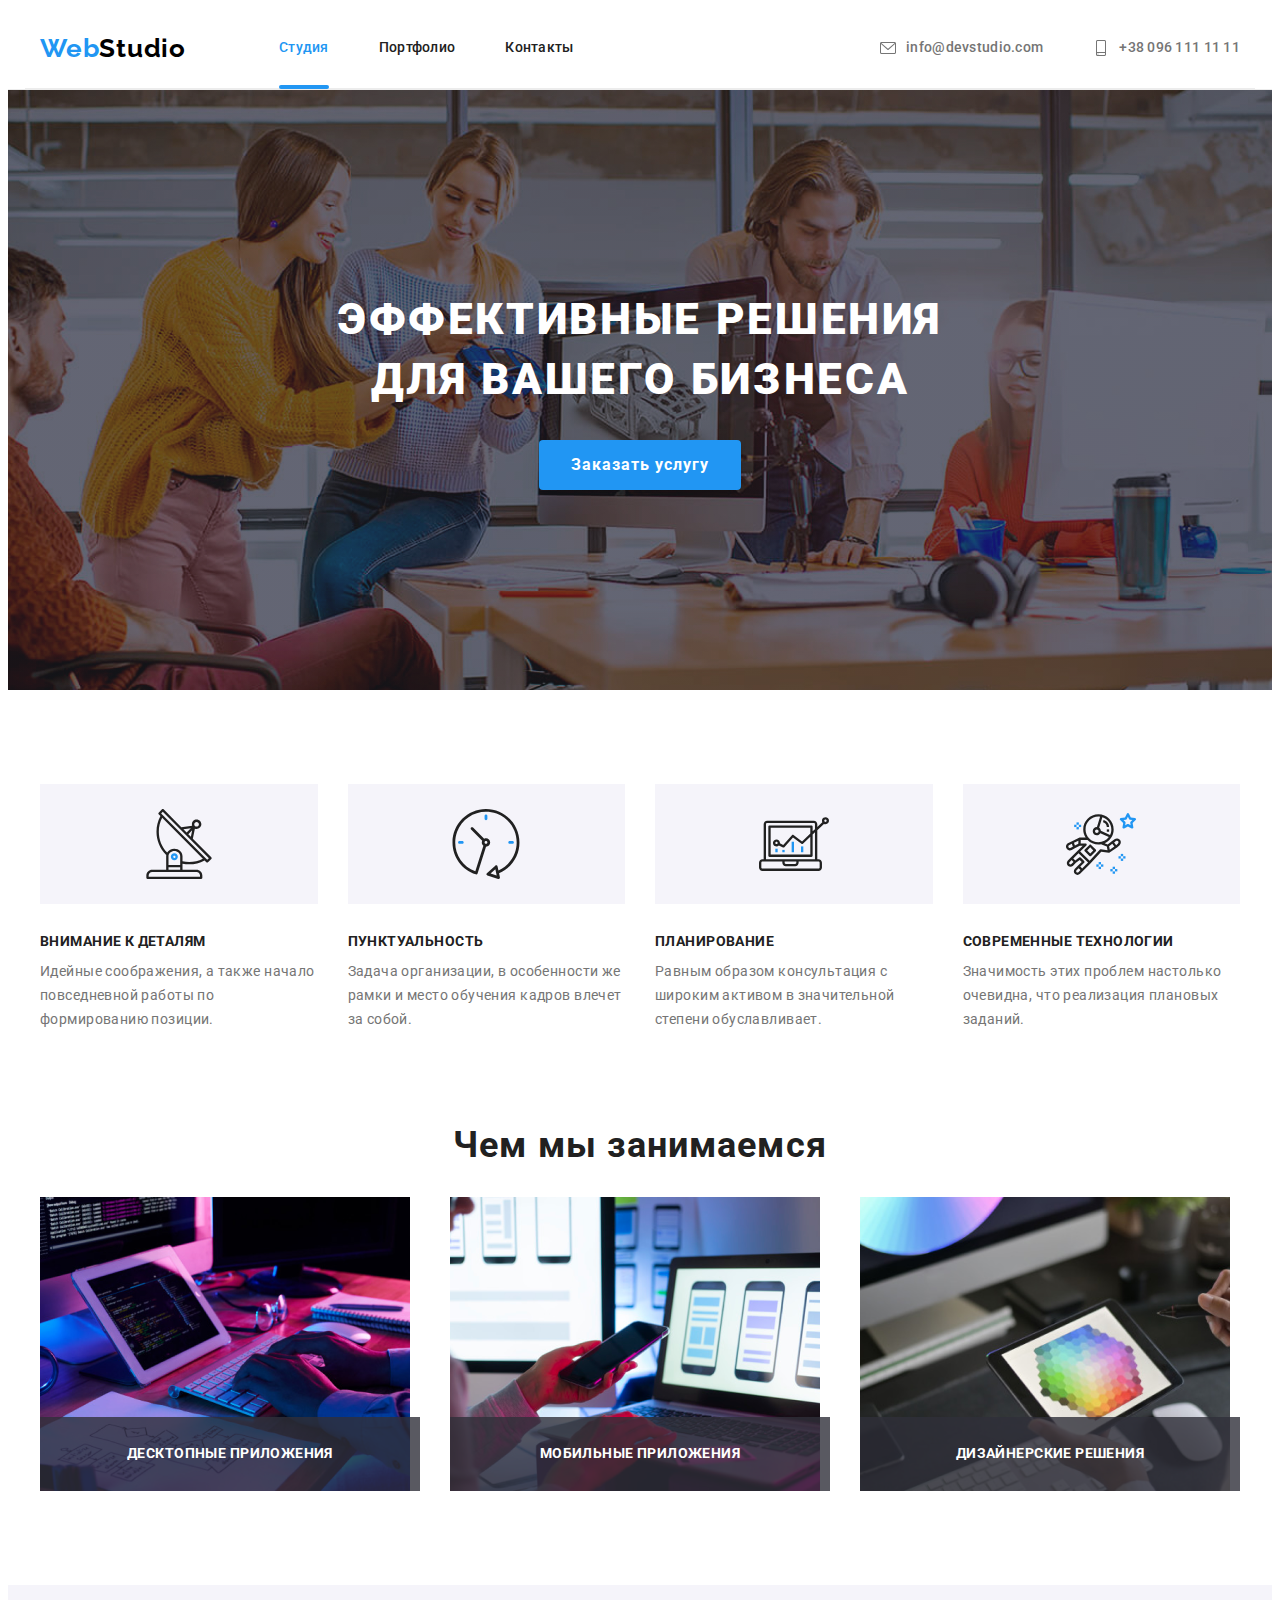
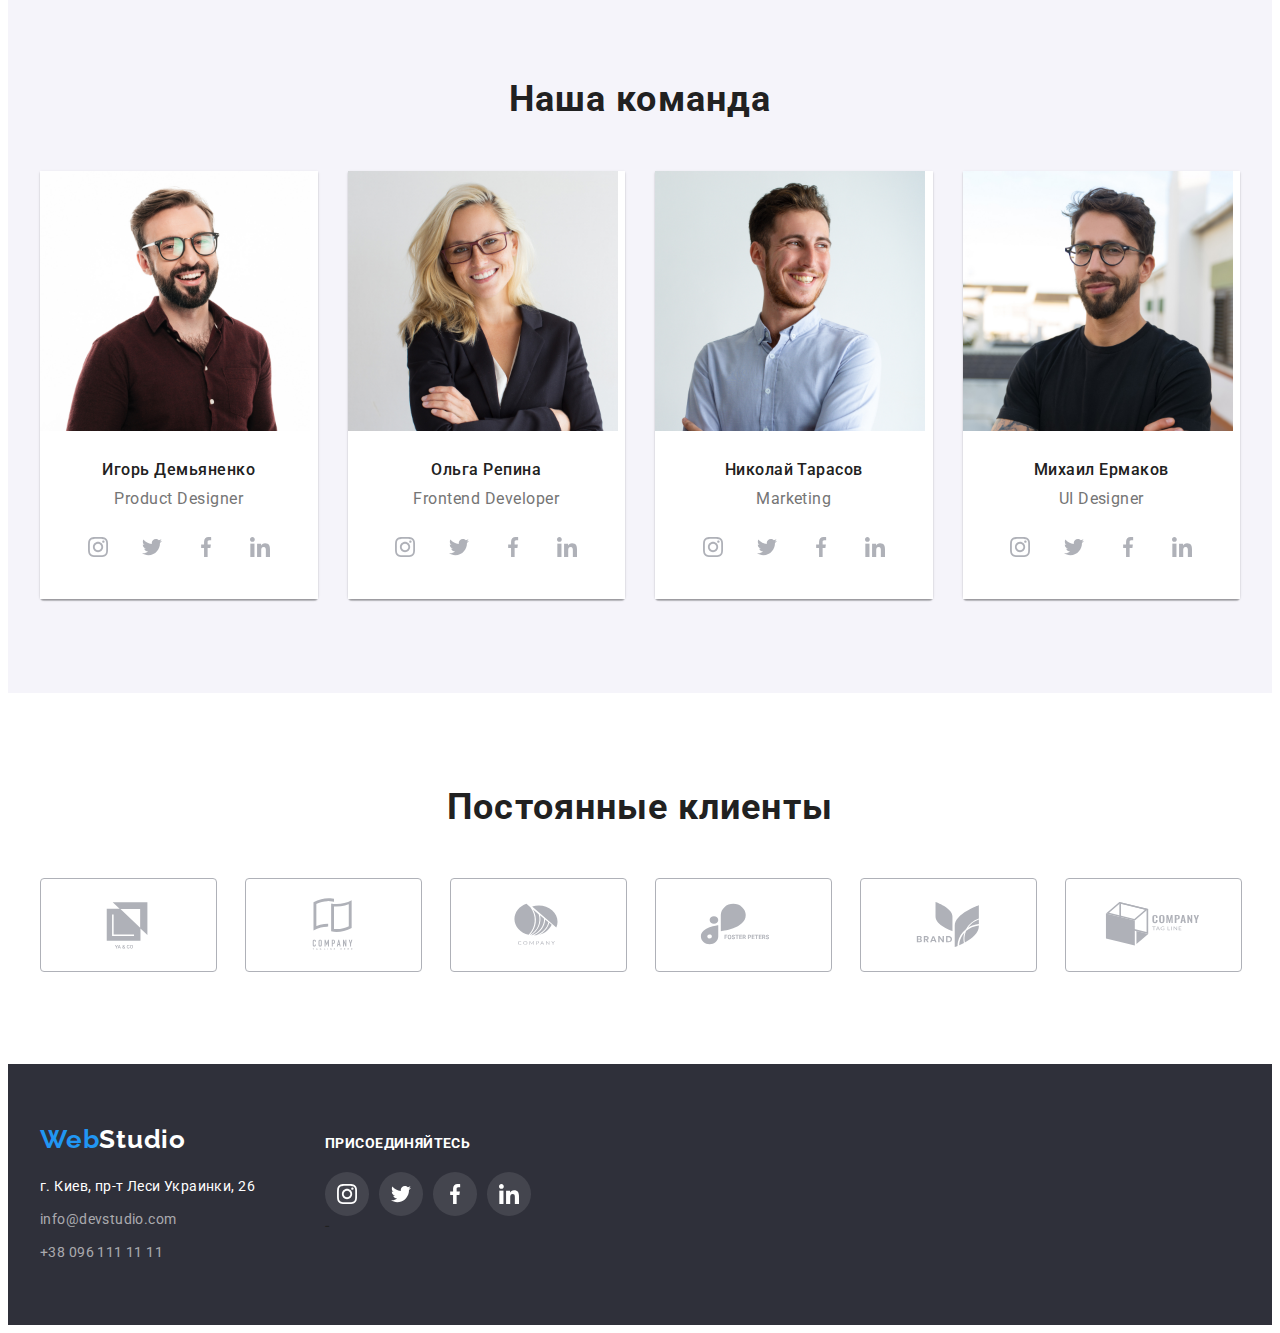
<file: index.html>
<!DOCTYPE html>
<html lang="en">
<head>
    <meta charset="UTF-8">
    <meta http-equiv="X-UA-Compatible" content="IE=edge">
    <meta name="viewport" content="width=device-width, initial-scale=1.0">
    <title>WebStudio</title>
    <!-- fonts start -->
    <link rel="preconnect" href="https://fonts.googleapis.com">
    <link rel="preconnect" href="https://fonts.gstatic.com" crossorigin>
    <link href="https://fonts.googleapis.com/css2?family=Raleway:wght@700&family=Roboto:wght@400;500;700;900&display=swap" rel="stylesheet">
    <!-- fonts end -->
    <!-- normalize start -->
    <link rel="stylesheet" href="https://cdnjs.cloudflare.com/ajax/libs/modern-normalize/1.1.0/modern-normalize.min.css"
        integrity="sha512-wpPYUAdjBVSE4KJnH1VR1HeZfpl1ub8YT/NKx4PuQ5NmX2tKuGu6U/JRp5y+Y8XG2tV+wKQpNHVUX03MfMFn9Q=="
        crossorigin="anonymous" referrerpolicy="no-referrer" />
    <!-- normalize end -->
    <link rel="stylesheet" href="css/style.css">
</head>
<body>
    <!-- Header -->

    <header class="header">
        <div class="container header-container">
            <a href="/" lang="en" class="logo-header link">
                <span>Web</span>Studio
            </a>
                <nav>
                    <ul class="header-nav list">
                        <li class="header-nav-item">
                            <a href="./index.html" class="nav-list-item link current">Студия</a></li>
                        <li class="header-nav-item">
                            <a href="./portfolio.html" class="nav-list-item link">Портфолио</a></li>
                        <li class="header-nav-item">
                            <a href="/" class="nav-list-item link">Контакты</a></li>
                    </ul>
                </nav>
            <ul class="header-contact list">
                <li class="header-contact-item">
                    <a href="mailto:info@devstudio.com" class="contact link">
                        <svg class="header-icon" width="16" height="16">
                        <use href="./images/icons.svg#icon-mail"></use>
                    </svg>info@devstudio.com </a>
                </li>
                <li class="header-contact-item">
                    <a href="tel:+380961111111" class="contact link">
                        <svg class="header-icon" width="16" height="16">
                        <use href="./images/icons.svg#icon-tel"></use>
                    </svg>+38 096 111 11 11</a>
                </li>
            </ul>
        </div>
    </header>

    <!-- Main -->

    <main>

        <section class="solution-section hero">
            <div class="container">
                <h1 class="business-solution">Эффективные решения для вашего бизнеса</h1>
                <button class="btn-clik" type="button" data-modal-open>Заказать услугу</button>
            </div>
        </section>

        <section class="section benefits">
            <div class="container">
                <ul class="benefits-list card-set list">
                    <li class="card-set-item">
                        <div class="benefits-bloc-icon">
                            <svg class="benefits-icon" width="70" height="70">
                                <use href="./images/icons.svg#icon-benefits-antenna"></use>
                            </svg>
                        </div>
                        <h3 class="action">Внимание к деталям</h3>
                        <p class="inform">Идейные соображения, а также начало повседневной работы по формированию позиции.</p>
                    </li>
                    <li class="card-set-item">
                        <div class="benefits-bloc-icon">
                            <svg class="benefits-icon" width="70" height="70">
                                <use href="./images/icons.svg#icon-benefits-clock"></use>
                            </svg>
                        </div>
                        <h3 class="action">Пунктуальность</h3>
                        <p class="inform">Задача организации, в особенности же рамки и место обучения кадров влечет за собой.</p>
                    </li>
                    <li class="card-set-item">
                        <div class="benefits-bloc-icon">
                            <svg class="benefits-icon" width="70" height="70">
                                <use href="./images/icons.svg#icon-benefits-diagram"></use>
                            </svg>
                        </div>
                        <h3 class="action">Планирование</h3>
                        <p class="inform">Равным образом консультация с широким активом в значительной степени обуславливает.</p>
                    </li>
                    <li class="card-set-item">
                        <div class="benefits-bloc-icon">
                            <svg class="benefits-icon" width="70" height="70">
                                <use href="./images/icons.svg#icon-benefits-astronaut"></use>
                            </svg>
                        </div>
                        <h3 class="action">Современные технологии</h3>
                        <p class="inform">Значимость этих проблем настолько очевидна, что реализация плановых заданий.</p>
                    </li>
                </ul>
        </div>
        </section>

        <section class="section features">
            <div class="container">
                <h2 class="our-activity">Чем мы занимаемся</h2>
                <ul class="features-list card-set list">
                    <li class="features-iteam card-set-item">
                        <img src="./images/img.computer.png" alt="Переніс данних на компьютер" width="370" height="294">
                        <p class="card-set-text">Десктопные приложения</p>
                    </li>
                    <li class="features-iteam card-set-item">
                        <img src="./images/img.phone.png" alt="Розробка мобільного сайту" width="370" height="294">
                        <p class="card-set-text">Мобильные приложения</p>
                    </li>
                    <li class="features-iteam card-set-item">
                        <img src="./images/img.color.png" alt="Корекція кольору" width="370" height="294">
                        <p class="card-set-text">Дизайнерские решения</p>
                    </li>
                </ul>
            </div>
        </section>

        <section class="team section">
            <div class="container">
                <h2 class="our-team">Наша команда</h2>
                <ul class="team-list card-set list">
                    <li class="team-item card-set-item">
                        <img src="./images/img-1.jpg" alt="Игорь Демьяненко" width="270" height="260">
                            <div class="team-wrapper">
                                <h3 class="name-colleague">Игорь Демьяненко</h3> 
                                <p class="name-work">Product Designer</p>
                                <ul class="team-soc-list list">
                                    <li class="team-soc-iteam">
                                        <a href="" class="team-soc-link link">
                                            <svg class="team-soc-icon" width="20" height="20">
                                                <use href="./images/icons.svg#icon-instagram"></use>
                                            </svg>
                                        </a>
                                    </li>
                                    <li class="team-soc-iteam">
                                        <a href="" class="team-soc-link link">
                                            <svg class="team-soc-icon" width="20" height="20">
                                                <use href="./images/icons.svg#icon-twitter"></use>
                                            </svg>
                                        </a>
                                    </li>
                                    <li class="team-soc-iteam">
                                        <a href="" class="team-soc-link link">
                                            <svg class="team-soc-icon" width="20" height="20">
                                                <use href="./images/icons.svg#icon-facebook"></use>
                                            </svg>
                                        </a>
                                    </li>
                                    <li class="team-soc-iteam">
                                        <a href="" class="team-soc-link link">
                                            <svg class="team-soc-icon" width="20" height="20">
                                                <use href="./images/icons.svg#icon-linkedin"></use>
                                            </svg>
                                        </a>
                                    </li>
                                </ul>
                            </div>           
                    </li>
                    <li class="team-item card-set-item">
                        <img src="./images/img-2.jpg" alt="Ольга Репинa" width="270" height="260">
                            <div class="team-wrapper">
                                <h3 class="name-colleague">Ольга Репина</h3> 
                                <p class="name-work">Frontend Developer</p>
                                 <ul class="team-soc-list list">
                                    <li class="team-soc-iteam">
                                        <a href="" class="team-soc-link link">
                                            <svg class="team-soc-icon" width="20" height="20">
                                                <use href="./images/icons.svg#icon-instagram"></use>
                                            </svg>
                                        </a>
                                    </li>
                                    <li class="team-soc-iteam">
                                        <a href="" class="team-soc-link link">
                                            <svg class="team-soc-icon" width="20" height="20">
                                                <use href="./images/icons.svg#icon-twitter"></use>
                                            </svg>
                                        </a>
                                    </li>
                                    <li class="team-soc-iteam">
                                        <a href="" class="team-soc-link link">
                                            <svg class="team-soc-icon" width="20" height="20">
                                                <use href="./images/icons.svg#icon-facebook"></use>
                                            </svg>
                                        </a>
                                    </li>
                                    <li class="team-soc-iteam">
                                        <a href="" class="team-soc-link link">
                                            <svg class="team-soc-icon" width="20" height="20">
                                                <use href="./images/icons.svg#icon-linkedin"></use>
                                            </svg>
                                        </a>
                                    </li>
                                </ul>
                            </div> 
                    </li>
                    <li class="team-item card-set-item">
                        <img src="./images/img-3.jpg" alt="Николай Тарасов" width="270" height="260">
                            <div class="team-wrapper">
                                <h3 class="name-colleague">Николай Тарасов</h3> 
                                <p class="name-work">Marketing</p>
                                <ul class="team-soc-list list">
                                    <li class="team-soc-iteam">
                                        <a href="" class="team-soc-link link">
                                            <svg class="team-soc-icon" width="20" height="20">
                                                <use href="./images/icons.svg#icon-instagram"></use>
                                            </svg>
                                        </a>
                                    </li>
                                    <li class="team-soc-iteam">
                                        <a href="" class="team-soc-link link">
                                            <svg class="team-soc-icon" width="20" height="20">
                                                <use href="./images/icons.svg#icon-twitter"></use>
                                            </svg>
                                        </a>
                                    </li>
                                    <li class="team-soc-iteam">
                                        <a href="" class="team-soc-link link">
                                            <svg class="team-soc-icon" width="20" height="20">
                                                <use href="./images/icons.svg#icon-facebook"></use>
                                            </svg>
                                        </a>
                                    </li>
                                    <li class="team-soc-iteam">
                                        <a href="" class="team-soc-link link">
                                            <svg class="team-soc-icon" width="20" height="20">
                                                <use href="./images/icons.svg#icon-linkedin"></use>
                                            </svg>
                                        </a>
                                    </li>
                                </ul>
                            </div> 
                    </li>
                    <li class="team-item card-set-item">
                        <img src="./images/img-4.jpg" alt="Михаил Ермаков" width="270" height="260">
                            <div class="team-wrapper">
                                <h3 class="name-colleague">Михаил Ермаков</h3> 
                                <p class="name-work">UI Designer</p>
                                <ul class="team-soc-list list">
                                    <li class="team-soc-iteam">
                                        <a href="" class="team-soc-link link">
                                            <svg class="team-soc-icon" width="20" height="20">
                                                <use href="./images/icons.svg#icon-instagram"></use>
                                            </svg>
                                        </a>
                                    </li>
                                    <li class="team-soc-iteam">
                                        <a href="" class="team-soc-link link">
                                            <svg class="team-soc-icon" width="20" height="20">
                                                <use href="./images/icons.svg#icon-twitter"></use>
                                            </svg>
                                        </a>
                                    </li>
                                    <li class="team-soc-iteam">
                                        <a href="" class="team-soc-link link">
                                            <svg class="team-soc-icon" width="20" height="20">
                                                <use href="./images/icons.svg#icon-facebook"></use>
                                            </svg>
                                        </a>
                                    </li>
                                    <li class="team-soc-iteam">
                                        <a href="" class="team-soc-link link">
                                            <svg class="team-soc-icon" width="20" height="20">
                                                <use href="./images/icons.svg#icon-linkedin"></use>
                                            </svg>
                                        </a>
                                    </li>
                                </ul>
                            </div> 
                    </li>
                </ul>
            </div>
        </section>
        <!-- Клиенти -->
        <section class="regular-clients section">
            <div class="container">
                <h2 class="regular-clients-title main-title">Постоянные клиенты</h2>
                <ul class="regular-clients-list card-set list">
                    <li class="regular-client-iteam card-set-iteam">
                        <a href="" class="regular-client-link">
                            <svg class="regular-client-icon" width="106" height="60">
                                <use href="./images/icons.svg#icon-client-1"></use>
                            </svg>
                        </a>
                    </li>
                    <li class="regular-client-iteam card-set-iteam">
                        <a href="" class="regular-client-link">
                            <svg class="regular-client-icon" width="106" height="60">
                                <use href="./images/icons.svg#icon-client-2"></use>
                            </svg>
                        </a>
                    </li>
                    <li class="regular-client-iteam card-set-iteam">
                        <a href="" class="regular-client-link">
                            <svg class="regular-client-icon" width="106" height="60">
                                <use href="./images/icons.svg#icon-client-3"></use>
                            </svg>
                        </a>
                    </li>
                    <li class="regular-client-iteam card-set-iteam">
                        <a href="" class="regular-client-link">
                            <svg class="regular-client-icon" width="106" height="60">
                                <use href="./images/icons.svg#icon-client-4"></use>
                            </svg>
                        </a>
                    </li>
                    <li class="regular-client-iteam card-set-iteam">
                        <a href="" class="regular-client-link">
                            <svg class="regular-client-icon" width="106" height="60">
                                <use href="./images/icons.svg#icon-client-5"></use>
                            </svg>
                        </a>
                    </li>
                    <li class="regular-client-iteam card-set-iteam">
                        <a href="" class="regular-client-link">
                            <svg class="regular-client-icon" width="106" height="60">
                                <use href="./images/icons.svg#icon-client-6"></use>
                            </svg>
                        </a>
                    </li>
                </ul>
            </div>
        </section>
    </main>

    <!-- Footer -->

    <footer class="page-footer footer">
        <div class="container">
            <ul class="footer-list list">
                <li class="footer-iteam iteam">
                    <a class="logo-footer link" href="/" lang="en"> <span>Web</span>Studio</a>

                    <address class="footer-address">
                        <p class="footer-address-info">г. Киев, пр-т Леси Украинки, 26</p>
                        <ul class="footer-contact-list list">
                            <li class="footer-contact-iteam">
                                <a class="footer-contact-link link" href="mailto:info@devstudio.com">info@devstudio.com</a>
                            </li>
                            <li class="footer-contact-iteam">
                                <a class="footer-contact-link link" href="tel:+380961111111">+38 096 111 11 11</a>
                            </li>
                        </ul>
                    </address>
                </li>
                <li class="footer-iteam footer-soc iteam">
                    <h3 class="footer-soc-title">присоединяйтесь</h3>
                    <ul class="footer-soc-list list">
                        <li class="footer-soc-iteam">
                            <a href="" class="footer-soc-link link">
                                <svg class="footer-soc-icon" width="20" height="20">
                                    <use href="./images/icons.svg#icon-instagram"></use>
                                </svg> </a>-
                        </li>
                        <li class="footer-soc-iteam">
                            <a href="" class="footer-soc-link link">
                                <svg class="footer-soc-icon" width="20" height="20">
                                    <use href="./images/icons.svg#icon-twitter"></use>
                                </svg>
                            </a>
                        </li>
                        <li class="footer-soc-iteam">
                            <a href="" class="footer-soc-link link">
                                <svg class="footer-soc-icon" width="20" height="20">
                                    <use href="./images/icons.svg#icon-facebook"></use>
                                </svg>
                            </a>
                        </li>
                        <li class="footer-soc-iteam">
                            <a href="" class="footer-soc-link link">
                                <svg class="footer-soc-icon" width="20" height="20">
                                    <use href="./images/icons.svg#icon-linkedin"></use>
                                </svg>
                            </a>
                        </li>
                    </ul>
                </li>
            </ul>
        </div>
    </footer>
    <!-- modal window -->
    <div class="backdrop is-hidden" data-modal>
        <div class="modal">
            <button class="modal-btn" type="button" data-modal-close>
                <svg class="modal-icon" width="18" height="18 ">
                    <use href="./images/icons.svg#icon-close-1"></use>
                </svg>
            </button>
        </div>
    </div>
    <script src="./js/modal.js"></script>
</body>
</html>
</file>
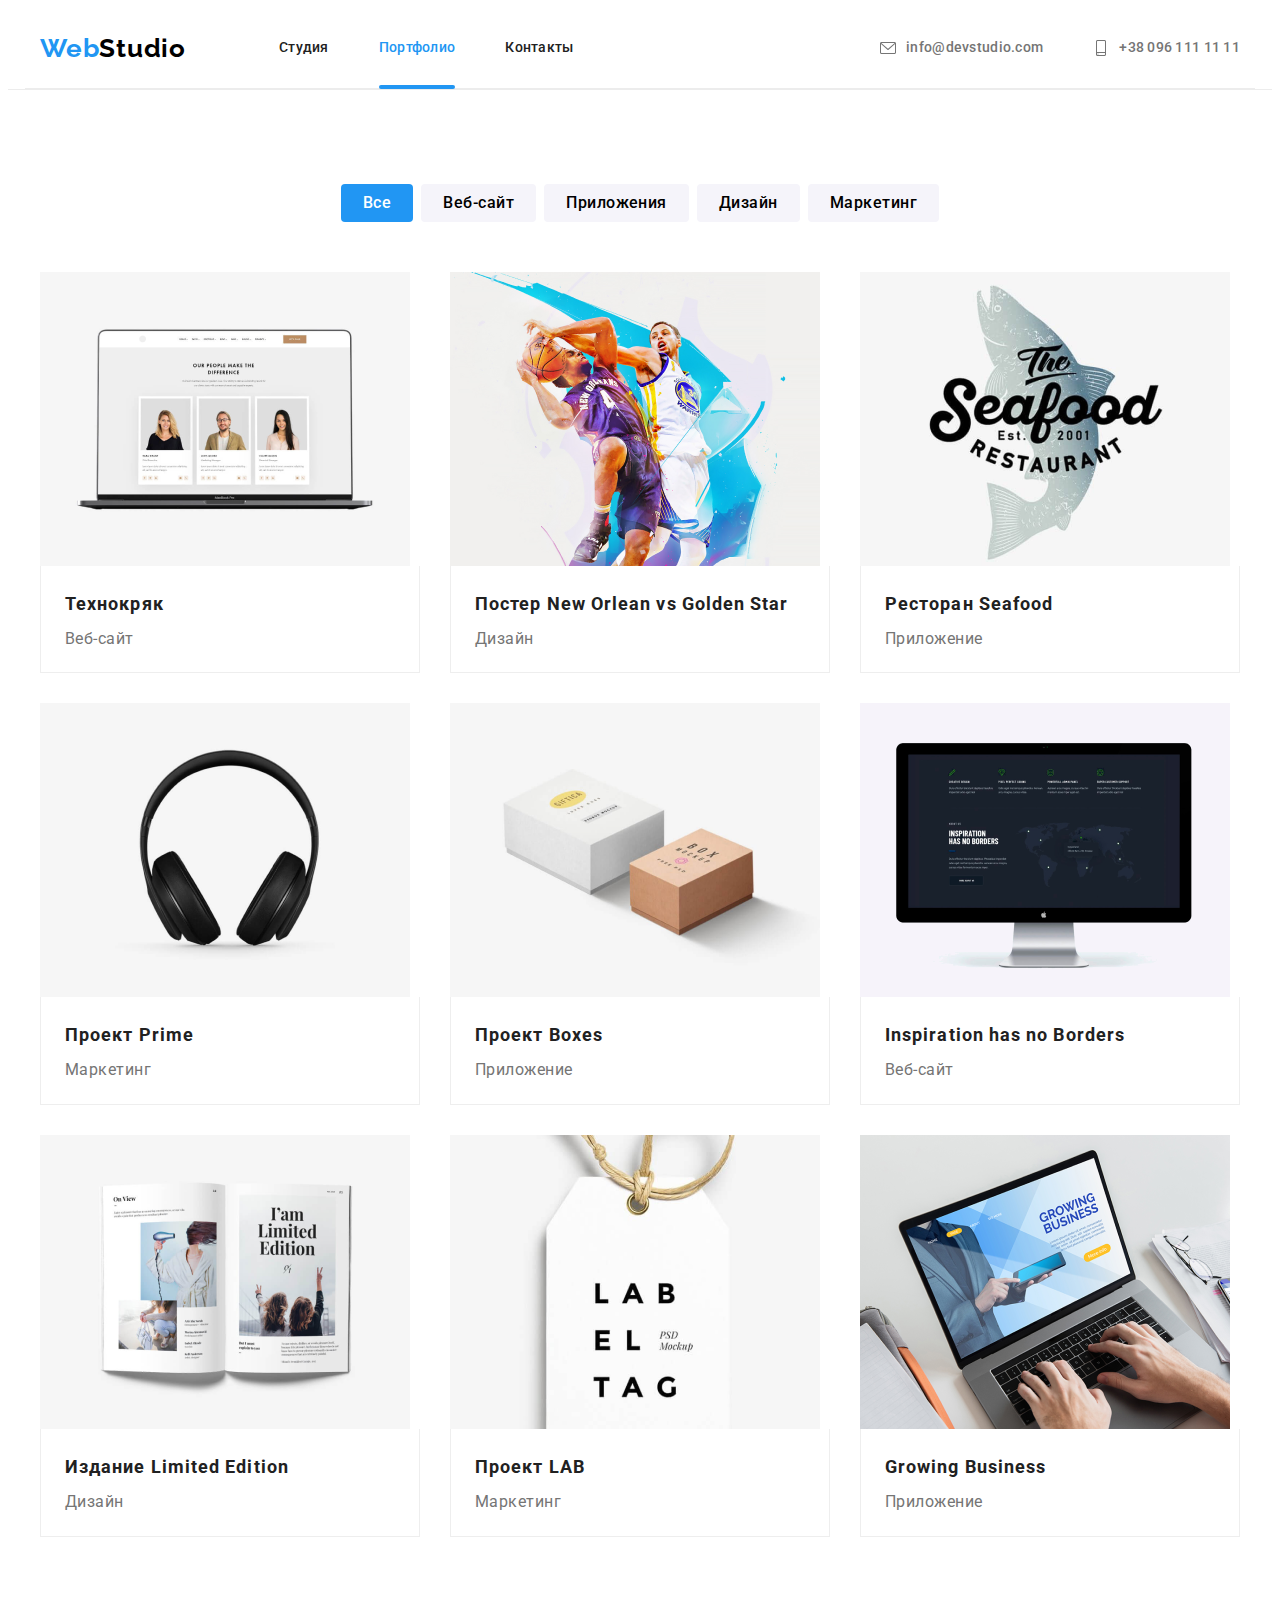
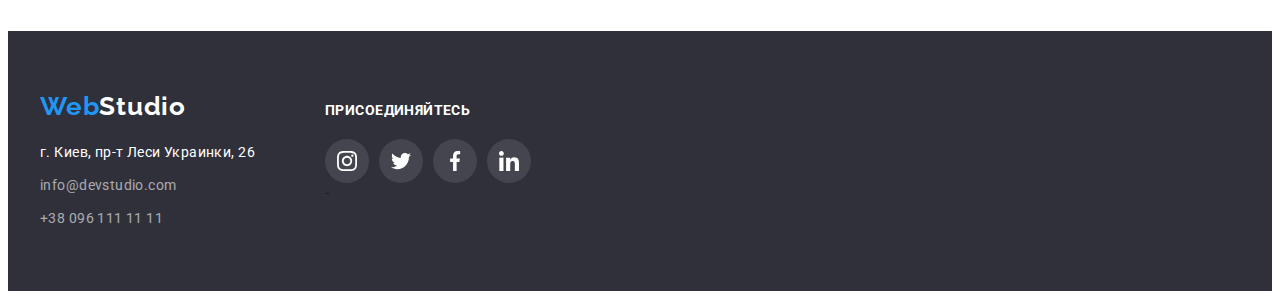
<file: portfolio.html>
<!DOCTYPE html>
<html lang="en">
<head>
    <meta charset="UTF-8">
    <meta http-equiv="X-UA-Compatible" content="IE=edge">
    <meta name="viewport" content="width=device-width, initial-scale=1.0">
    <title>Portfolio</title>
    <!-- fonts start -->
    <link rel="preconnect" href="https://fonts.googleapis.com">
    <link rel="preconnect" href="https://fonts.gstatic.com" crossorigin>
    <link href="https://fonts.googleapis.com/css2?family=Raleway:wght@700&family=Roboto:wght@400;500;700;900&display=swap"rel="stylesheet">
    <!-- normalize start -->
    <link rel="stylesheet" href="https://cdnjs.cloudflare.com/ajax/libs/modern-normalize/1.1.0/modern-normalize.min.css"
        integrity="sha512-wpPYUAdjBVSE4KJnH1VR1HeZfpl1ub8YT/NKx4PuQ5NmX2tKuGu6U/JRp5y+Y8XG2tV+wKQpNHVUX03MfMFn9Q=="
        crossorigin="anonymous" referrerpolicy="no-referrer" />
    <!-- normalize end -->
    <link rel="stylesheet" href="css/style.css">
</head>
<body>

    <!-- Header -->

    <header class="header">
        <div class="container header-container">
            <a href="/" lang="en" class="logo-header link">
                <span>Web</span>Studio
            </a>
            <nav>
                <ul class="header-nav list">
                    <li class="header-nav-item">
                        <a href="./index.html" class="nav-list-item link ">Студия</a>
                    </li>
                    <li class="header-nav-item">
                        <a href="./portfolio.html" class="nav-list-item link current">Портфолио</a>
                    </li>
                    <li class="header-nav-item">
                        <a href="/" class="nav-list-item link">Контакты</a>
                    </li>
                </ul>
            </nav>
            <ul class="header-contact list">
                <li class="header-contact-item">
                    <a href="mailto:info@devstudio.com" class="contact link">
                        <svg class="header-icon" width="16" height="16">
                            <use href="./images/icons.svg#icon-mail"></use>
                        </svg>info@devstudio.com </a>
                </li>
                <li class="header-contact-item">
                    <a href="tel:+380961111111" class="contact link">
                        <svg class="header-icon" width="16" height="16">
                            <use href="./images/icons.svg#icon-tel"></use>
                        </svg> +38 096 111 11 11</a>
                </li>
            </ul>
        </div>
    </header>


    <!-- Main -->

    <main>
        <section class="section">
            <h1 class="visually-hidden">Портфолио</h1>
                <div class="container">
                    <ul class="filter-list list">
                        <li class="filter-item">
                            <button class="filter-btn current" type="button">Все</button>
                        </li>
                        <li class="filter-item">
                            <button class="filter-btn" type="button">Веб-сайт</button>
                        </li>
                        <li class="filter-item">
                            <button class="filter-btn" type="button">Приложения</button>
                        </li>
                        <li class="filter-item">
                            <button class="filter-btn" type="button">Дизайн</button>
                        </li>
                        <li class="filter-item">
                            <button class="filter-btn" type="button">Маркетинг</button>
                        </li>
                    </ul>
            
                    <ul class="portfolio-list card-set list">
                        <li class=" card-set-item">
                            <a class=" portfolio-iteam  link" rel="preconnect" href="/">
                                <div class="images-group">
                                    <img src="./images/img.technology.png" alt="Технокряк" width="370" height="294">
                                    <p class="img-overlay">
                                        Ресурс предлагает комплексные предложения с разным уровнем функционала и сервисов. Все это позволит посетителю
                                        получить
                                        исчерпывающие сведения о компании или частном лице.
                                    </p>
                                </div>
                                <div class="portfolio-wrapper">
                                    <h2 class="name-prj link">Технокряк</h2>
                                    <p class="category link">Веб-сайт</p>
                                </div>
                            </a>
                        </li>
                        <li class=" card-set-item">
                            <a class=" portfolio-iteam link" rel="preconnect" href="/"><img src="./images/img.poster.png" alt=" Постер New Orlean vs Golden Star" width="370" height="294">
                                <div class="portfolio-wrapper">
                                    <h2 class="name-prj link">Постер New Orlean vs Golden Star</h2>
                                    <p class="category link">Дизайн</p>
                                </div>
                            </a>
                        </li>
                        <li class=" card-set-item">
                            <a class=" portfolio-iteam link" rel="preconnect" href="/"><img src="./images/img.seafood.png" alt="Ресторан Seafood" width="370" height="294">
                                <div class="portfolio-wrapper">
                                    <h2 class="name-prj link">Ресторан Seafood</h2>
                                    <p class="category link">Приложение</p>
                                </div>
                            </a>
                        </li>
                        <li class=" card-set-item">
                            <a class=" portfolio-iteam link" rel="preconnect" href="/"><img src="./images/img.project.prime.png" alt="Проект Prime" width="370" height="294">
                                <div class="portfolio-wrapper">
                                    <h2 class="name-prj link">Проект Prime</h2>
                                    <p class="category link">Маркетинг</p>
                                </div>
                            </a>
                        </li>
                        <li class=" card-set-item">
                            <a class=" portfolio-iteam link" rel="preconnect" href="/"><img src="./images/img.project.box.png" alt="Проект Boxes" width="370" height="294">
                                <div class="portfolio-wrapper">
                                    <h2 class="name-prj link">Проект Boxes</h2>
                                    <p class="category link">Приложение</p>
                                </div>
                            </a>
                        </li>
                        <li class=" card-set-item">
                            <a class=" portfolio-iteam link" rel="preconnect" href="/"><img src="./images/img.inspiration.png" alt="Inspiration has no Borders" width="370" height="294">
                                <div class="portfolio-wrapper">
                                    <h2 class="name-prj link">Inspiration has no Borders</h2>
                                    <p class="category link">Веб-сайт</p>
                                </div>
                            </a>
                        </li>
                        <li class=" card-set-item">
                            <a class=" portfolio-iteam link" rel="preconnect" href="/"><img src="./images/img.edition.png" alt="Издание Limited Edition" width="370" height="294">
                                <div class="portfolio-wrapper">
                                    <h2 class="name-prj link">Издание Limited Edition</h2>
                                    <p class="category link">Дизайн</p>
                                </div>
                            </a>
                        </li>
                        <li class=" card-set-item">
                            <a class=" portfolio-iteam link" rel="preconnect" href="/"><img src="./images/img.project.lab.png" alt="Проект LAB" width="370" height="294">
                                <div class="portfolio-wrapper">
                                    <h2 class="name-prj link">Проект LAB</h2>
                                    <p class="category">Маркетинг</p>
                                </div>
                            </a>
                        </li>
                        <li class=" card-set-item">
                            <a class=" portfolio-iteam link" rel="preconnect" href="/"><img src="./images/img.growing.business.png" alt="Growing Business" width="370" height="294">
                                <div class="portfolio-wrapper">
                                    <h2 class="name-prj link">Growing Business</h2>
                                    <p class="category link">Приложение</p>
                                </div>
                            </a>
                        </li>
                    </ul>
                </div>
         </section>
    </main>

    <!-- Footer -->

    <footer class="page-footer footer">
        <div class="container">
            <ul class="footer-list list">
                <li class="footer-iteam iteam">
                    <a class="logo-footer link" href="/" lang="en"> <span>Web</span>Studio</a>
            
                    <address class="footer-address">
                        <p class="footer-address-info">г. Киев, пр-т Леси Украинки, 26</p>
                        <ul class="footer-contact-list list">
                            <li class="footer-contact-iteam">
                                <a class="footer-contact-link link" href="mailto:info@devstudio.com">info@devstudio.com</a>
                            </li>
                            <li class="footer-contact-iteam">
                                <a class="footer-contact-link link" href="tel:+380961111111">+38 096 111 11 11</a>
                            </li>
                        </ul>
                    </address>
                </li>
                <li class="footer-iteam footer-soc iteam">
                    <h3 class="footer-soc-title">присоединяйтесь</h3>
                    <ul class="footer-soc-list list">
                        <li class="footer-soc-iteam">
                            <a href="" class="footer-soc-link link">
                                <svg class="footer-soc-icon" width="20" height="20">
                                    <use href="./images/icons.svg#icon-instagram"></use>
                                </svg> </a>-
                        </li>
                        <li class="footer-soc-iteam">
                            <a href="" class="footer-soc-link link">
                                <svg class="footer-soc-icon" width="20" height="20">
                                    <use href="./images/icons.svg#icon-twitter"></use>
                                </svg>
                            </a>
                        </li>
                        <li class="footer-soc-iteam">
                            <a href="" class="footer-soc-link link">
                                <svg class="footer-soc-icon" width="20" height="20">
                                    <use href="./images/icons.svg#icon-facebook"></use>
                                </svg>
                            </a>
                        </li>
                        <li class="footer-soc-iteam">
                            <a href="" class="footer-soc-link link">
                                <svg class="footer-soc-icon" width="20" height="20">
                                    <use href="./images/icons.svg#icon-linkedin"></use>
                                </svg>
                            </a>
                        </li>
                    </ul>
                </li>
            </ul>
        </div>
    </footer>
    
</body>
</html>
</file>
<file: css/style.css>
:root {
    --header-logo-left-color: #2196f3;
    --header-logo-right-color: #000;
    --footer-logo-left-color: #2196f3;
    --footer-logo-right-color: #fff;
    --main-title-color: #212121;
    --second-title-color: #fff;
    --after-title-color: #757575;
    --accent-color: #2196f3;
    --background-iteam-color: #f5f4fa;
    --main-font: 'Roboto', sans-serif;
    --logo-font: 'Raleway', sans-serif;

    /* card-set */
    --item: 3;
    --indent: 30px;

    /* others */
    --anim: 250ms cubic-bezier(0.4, 0, 0.2, 1);
}
body{
    font-family:var(--main-font);
    color:var(--main-title-color);
    background-color: #ffffff;
    letter-spacing: 0.03em;
}
h1,h2,h3,h4,h5,p{
margin-top: 0;
}
p:last-child{
    margin: 0;
}
img{
    display: block;
}
address{
    font-style: normal;
}
.list {
    list-style: none;
    margin: 0;
    padding: 0;
}

.link {
    text-decoration: none;
    color: currentColor;
}
.section{
    padding-top: 94px;
    padding-bottom: 94px;
}
.visually-hidden {
    position: absolute;
    white-space: nowrap;
    width: 1px;
    height: 1px;
    overflow: hidden;
    border: 0;
    padding: 0;
    clip: rect(0 0 0 0);
    clip-path: inset(50%);
    margin: -1px;
}

/* cтили для container */

.container{
    /* outline: 2px solid red;
    outline-offset: -2px; */
    width: 1200px;
    padding-left: 15px;
    padding-right: 15px;
    margin-left: auto;
    margin-right: auto;
}

/* сетка на флексах */
.card-set {
    display: flex;
    flex-wrap: wrap;

    margin: calc(-1 * var(--indent) / 2);
}

.card-set-item {
    flex-basis: calc((100% - var(--indent) * var(--item)) / var(--item));

    margin: calc(var(--indent) / 2);
}

/* Верхня линия header */
.header{
    border-bottom: 1px solid #ECECEC;
}
.header-container{
    display: flex;
    align-items: center;
    border-bottom: 1px solid #ececec;
}
.logo-header{
    font-family: var(--logo-font);
    font-weight: 700;
    font-size: 26px;
    line-height: 1.19;
    letter-spacing: 0.03em;
    color: var(--header-logo-right-color);
    margin-right: 93px;
    display: block;
}
.logo-header>span {
    color: var(--header-logo-left-color);
}
.header-nav{
    display: flex;
    margin-left: auto;
}
.header-nav-item{
    margin-right: 50px;
}
.header-nav-item:last-child{
    margin-right: 0;
}
.header-nav .link.current::after {
    content: '';
    position: absolute;
    bottom: -1px;
    left: 0;


    display: block;
    width: 100%;
    height: 4px;
    background-color: #2196f3;
    border-radius: 2px;

}
.nav-list-item{
    position: relative;
    display: block;
    padding-top: 32px;
    padding-bottom: 32px;

    font-weight: 500;
    font-size: 14px;
    line-height: 1.14;
    letter-spacing: 0.02em;
    transition: color var(--anim);
    color:var(--main-title-color) ;
}
.nav-list-item:hover,
.nav-list-item:focus{
color: var(--accent-color);
}
.current {
    color: var(--accent-color);
}
.header-contact{
    display: flex;
    margin-left: auto;
}
.header-contact-item{
    margin-right: 50px;
}
.header-contact-item:last-child{
    margin-right: 0;
}
.contact{
    display: flex;
    align-items: center;
    justify-content: center;

    padding-top: 32px;
    padding-bottom: 32px;

    font-weight: 500;
    font-size: 14px;
    line-height: 1.14;
    letter-spacing: 0.02em;
    transition: color var(--anim);
    color: var(--after-title-color);

}
.header-icon{
    margin-right: 10px;
    fill: currentColor;
}
.contact:hover,.contact:focus{
    color: var(--accent-color);
}

/* Hero section */

.hero{
    margin: 0 auto;
    padding-top: 200px;
    padding-bottom: 200px;
    
    background-color: #c4c4c4;
    background-image: linear-gradient(rgba(47, 48, 58, 0.4), rgba(47, 48, 58, 0.4)),
        url(../images/hero-bg.jpg);
    background-repeat: no-repeat;
    background-position: center;
    background-size: cover;

    max-width: 1600px;
}

/* Шапка голавной */

.business-solution{
    max-width: 696px;
    margin-right: auto;
    margin-left: auto;
    margin-bottom: 30px;

    text-align: center;
    font-weight: 900;
    font-size: 44px;
    line-height: 1.36;
    text-align: center;
    letter-spacing: 0.06em;
    text-transform: uppercase;
    color: var(--second-title-color);
}
.btn-clik{
    display: block;
    margin-left: auto;
    margin-right: auto;
    padding: 10px 32px;

    font-family: inherit;
    font-weight: 700;
    font-size: 16px;
    line-height: 1.9;
    letter-spacing: 0.06em;
    color: #ffffff;

    background-color: var(--accent-color);
    box-shadow: 0px 4px 4px rgba(0, 0, 0, 0.15);
    border-radius: 4px;
    border: none;
    cursor: pointer;

    transition: background-color var(--anim);
}
.btn-clik:hover,.btn-clik:focus{
    background-color: #188ce8;
}

/* Особености */

/* benefits section */
.benefits {
    padding-bottom: 47px;
}

.benefits-list {
    --item: 4;
    --indent: 30px;
}

.benefits-bloc-icon {
    display: flex;
    align-items: center;
    justify-content: center;

    margin-bottom: 30px;

    width: 100%;
    height: 120px;
    background-color: #f5f4fa;
}
.action {
    margin-bottom: 10px;
    font-weight: 700;
    font-size: 14px;
    line-height: 1.14;
    letter-spacing: 0.03em;
    text-transform: uppercase;
}

.inform {
    font-size: 14px;
    line-height: 1.7;
    letter-spacing: 0.03em;
    color: var(--after-title-color);
}

/* features section */
.features {
    padding-top: 47px;
}
.features-list {
    --iteam: 3;
    --indent: 30px;
}

/* Чем ми занимаемся */
.our-activity{
    font-weight: 700;
    font-size: 36px;
    line-height: 1.16;
    text-align: center;
    letter-spacing: 0.03em;
}
.features-iteam {
    position: relative;
}
.card-set-text{
    position: absolute;
    bottom: 0;
    width: 100%;
    padding-top: 27px;
    padding-bottom: 27px;

    font-weight: 700;
    font-size: 14px;
    line-height: 1.42;
    text-align: center;
    letter-spacing: 0.03em;
    text-transform: uppercase;
    color: #ffffff;

    background-color: rgba(47, 48, 58, 0.8);
}

/* Наша команда */
.team{
    background: var(--background-iteam-color);
}
.team-list{
    --item:4;
    --indent: 30px;
}
.team-item{
    background-color: #fff;
    box-shadow: 0px 1px 3px rgba(0, 0, 0, 0.12), 0px 1px 1px rgba(0, 0, 0, 0.14), 0px 2px 1px rgba(0, 0, 0, 0.2);
    border-radius: 0px 0px 4px 4px;
}
.team-wrapper{
    padding-top: 30px;
    padding-bottom: 30px;
    padding-left: 10px;
    padding-right: 10px;

    background-color: #FFFFFF;
    text-align: center;
    font-size: 16px;
    line-height: 1.18;
}
.our-team{
    font-weight: 700;
    font-size: 36px;
    line-height: 1.16;
    text-align: center;
    letter-spacing: 0.03em;
    margin-bottom: 50px;
}
.name-colleague{
    font-weight: 500;
    font-size: 16px;
    line-height: 1.18;
    text-align: center;
    letter-spacing: 0.03em;
    margin-bottom: 10px;
}
.name-work{
    font-size: 16px;
    line-height: 1.18;
    text-align: center;
    letter-spacing: 0.03em;
    color: var(--after-title-color);
    margin-bottom: 16px;
}
.team-soc-list {
    display: flex;
    align-items: center;
    justify-content: center;
}

.team-soc-iteam {
    width: 44px;
    height: 44px;
}

.team-soc-iteam:not(:last-child){
    margin-right: 10px;
}
.team-soc-link {
    display: flex;
    align-items: center;
    justify-content: center;
    width: 100%;
    height: 100%;
    color: #afb1b8;

    border-radius: 50%;
    background-color: transparent;
    transition: color var(--anim),
    background-color var(--anim);

}

.team-soc-link:hover,
.team-soc-link:focus {
    background-color: var(--accent-color);
    color: #FFFFFF;
}

.team-soc-icon {
    fill: currentColor ;
}

/* Клиенти */
.card-set-iteam {
    flex-basis: calc((100% - var(--indent) * var(--iteam)) / var(--iteam));
    margin: calc(var(--indent) / 2);
    height: 92px;
}
h2.regular-clients-title.main-title{
    font-weight: 700;
    font-size: 36px;
    line-height: 1.16;
    text-align: center;
    letter-spacing: 0.03em;
    margin-bottom: 50px; 
}

.regular-clients-list {
    --iteam: 6;
    --indent: 30px;
}


.regular-client-link {
    border: 1px solid #afb1b8;
    border-radius: 4px;

    display: flex;
    align-items: center;
    justify-content: center;
    width: 100%;
    height: 100%;
    color: #afb1b8;

    transition: color var(--anim), border-color var(--anim);
}

.regular-client-icon {
    fill: currentColor;
}

.regular-client-link:hover,.regular-client-link:focus {
    color: var(--accent-color);
    border: 1px solid var(--accent-color);
}
/* Подвал страниц */

.footer {
    padding-top: 60px;
    padding-bottom: 60px;

    background-color: #2f303a;
}

.footer-list {
    display: flex;
    align-items: baseline;
}

.footer-iteam:not(:last-child) {
    margin-right: 70px;
}

.logo-footer {
    margin-bottom: 20px;
    display: block;

    font-family: var(--logo-font);
    font-weight: 700;
    font-size: 26px;
    line-height: 1.19;
    letter-spacing: 0.03em;
    color: var(--footer-logo-right-color);
}

.logo-footer>span {
    color: var(--footer-logo-left-color);
}

.footer-address-info {
    margin-bottom: 9px;

    font-size: 14px;
    line-height: 1.71;
    letter-spacing: 0.03em;
    color: #fff;
}

.footer-contact-iteam:not(:last-child) {
    margin-bottom: 9px;
}

.footer-contact-link {
    font-size: 14px;
    line-height: 1.71;
    letter-spacing: 0.03em;
    color: rgba(255, 255, 255, 0.6);
    transition: color var(--anim);
}

.footer-contact-link:hover,
.footer-contac-link:focus {
    color: var(--accent-color);
}
.footer-soc-title {
    margin-bottom: 20px;
    text-transform: uppercase;
    font-weight: 700;
    font-size: 14px;
    line-height: 1.14;
    letter-spacing: 0.03em;
    color: #fff;
}

.footer-soc-list {
    display: flex;
    justify-content: center;
}

.footer-soc-iteam {
    width: 44px;
    height: 44px;
}

.footer-soc-iteam:not(:last-child) {
    margin-right: 10px;
}

.footer-soc-link {
    display: flex;
    align-items: center;
    justify-content: center;

    width: 100%;
    height: 100%;
    border-radius: 50%;

    background-color: rgba(255, 255, 255, 0.1);
    transition: color var(--anim),
    background-color var(--anim);
}

.footer-soc-link:hover,.footer-soc-link:focus {
    background-color: var(--accent-color);
}

.footer-soc-icon {
    fill: #fff;
}

/* Портфолио */
.filter-list{
    display: flex;
    justify-content: center;
    margin-bottom: 50px;
}
.filter-item:not(:last-child){
    margin-right: 8px;
}
.filter-btn{
    padding: 6px 22px;
    font-family: inherit;
    font-weight: 500;
    font-size: 16px;
    line-height: 1.62;
    letter-spacing: 0.03em;
    
    background-color: var(--background-iteam-color);
    border: none;
    border-radius: 4px;
    cursor: pointer;

    transition: background-color var(--anim), color var(--anim);
}
.filter-btn:hover,.filter-btn:focus{
    background-color: var(--accent-color);
    color: var(--second-title-color);
}
.filter-btn.current{
    background-color: var(--accent-color);
    color: var(--second-title-color);
}

/* Проекти */
.portfolio-iteam {
    --iteam: 3;
    --indent: 30px;

}
.portfolio-iteam{
    transition: box-shadow var(--anim);
}
.portfolio-iteam:hover,.portfolio-iteam:focus {
    display: block;
    box-shadow: 0px 1px 1px rgba(0, 0, 0, 0.12), 0px 4px 4px rgba(0, 0, 0, 0.06),
    1px 4px 6px rgba(0, 0, 0, 0.16);
}
.portfolio-wrapper{
    padding: 20px 24px;
    border: 1px solid #EEEEEE;
    border-top: none;
}
.images-group{
    position: relative;
    overflow: hidden;
}
.img-overlay{
    position: absolute;
    top: 0;
    left: 0;
    padding: 63px 24px;
    width: 100%;
    height: 100%;

    font-weight: 400;
    font-size: 18px;
    line-height: 1.56;
    letter-spacing: 0.03em;
    color: #FFFFFF;

    background-color: rgba(33, 150, 243, 0.9);

    transform: translateY(100%);
    transition: transform var(--anim);
}
.portfolio-iteam:hover .img-overlay,
.portfolio-iteam:focus .img-overlay{
    transform: translateY(0);
}
.name-prj{
    margin-bottom: 4px;
    font-weight: 700;
    font-size: 18px;
    line-height: 2;
    letter-spacing: 0.06em;
    color: var(--main-title-color);
}
.category{
    font-weight: 400;
    font-size: 16px;
    line-height: 1.66;
    letter-spacing: 0.03em;
    color: var(--after-title-color);
}
/* modal window */
.backdrop.is-hidden{
    opacity: 0;
    visibility: hidden;
    pointer-events: none;
}
.backdrop{
    position: fixed;
    top: 0;
    left: 0;

    width: 100vw;
    height: 100vh;

    background-color: rgba(0, 0, 0, 0.2);

    transition: opacity 600ms ease-in-out, visibility 600ms ease-in-out;
}
.modal{
    position: absolute;
    top: 50%;
    left: 50%;
    
    transform: translate(-50%, -50%) scale(1) rotate(0);

    width: 528px;
    height: 581px;
    background: #FFFFFF;
    box-shadow: 0px 1px 3px rgba(0, 0, 0, 0.12), 0px 1px 1px rgba(0, 0, 0, 0.14), 0px 2px 1px rgba(0, 0, 0, 0.2);
    border-radius: 4px;

    transition: transform 400ms ease-in-out 200ms, opacity 400ms ease-in-out 100ms;
}
.backdrop.is-hidden .modal{
    opacity: 0;
    transform: translate(-50%, -50%) scale(0.4) rotate(360deg);
}
.modal-btn{
    position: absolute;
    top: 8px;
    right: 8px;

    display: flex;
    align-items: center;
    justify-content: center;
    width: 30px;
    height: 30px;

    background-color: transparent;
    border-radius: 50%;
    border: 1px solid rgba(0, 0, 0, 0.1);
    cursor: pointer;
}
.modal-icon {
    fill: #000;
}
</file>
